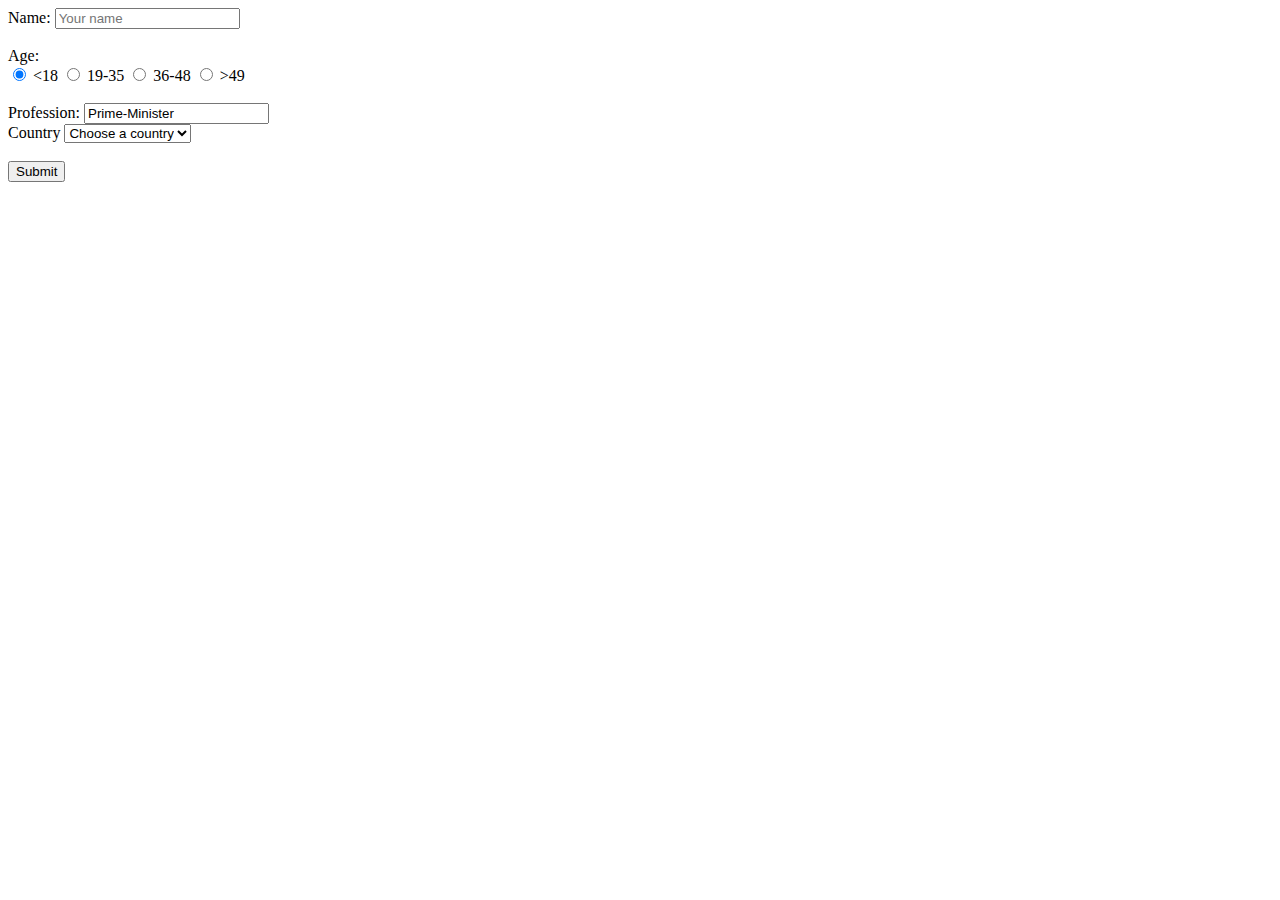
<file: p1/form.html>
<!DOCTYPE html>
<html lang="en">
<head>
    <meta charset="UTF-8">
    <meta name="viewport" content="width=device-width, initial-scale=1.0">
    <title>A form</title>
</head>
<body>
    <form action="save.php" method="get">

    <label for="id_name">Name:</label>
    <input type="text" name="name" id="id_name" required="required" placeholder="Your name">

    <br>
    <br>
    
    
    <label>Age:</label>
    <br>

    <input type="radio" name="age" value="age" checked="checked"> &lt;18 
    <input type="radio" name="age" value="age" > 19-35
    <input type="radio" name="age" value="age" > 36-48
    <input type="radio" name="age" value="age" > &gt;49
    
    <br>
    <br>
    
    <label for="id_professions">Profession:</label>
    <input name="profession" list="professions" id="id_professions" value="Prime-Minister">
    <datalist id="professions">
        <option>Bookeeper</option>
        <option selected>Prime-Minister</option>
        <option>PIMP</option>
        <option>Warlord</option>
    </datalist>

    <br>

    <label for="id_country">Country</label>
    <select id="id_country" name="country" required="required">
        <option value="" disabled selected>Choose a country</option>   
        <option value="portugal">Portugal</option>
        <option value="brasil">Brasil</option>
        <option value="espanha">Espanha</option>
        <option value="frança">França</option>
        <option value="italia">Itália</option>
    </select>

    <br>
    <br>

    <input type="submit" value="Submit">

    </form>
</body>
</html>
</file>
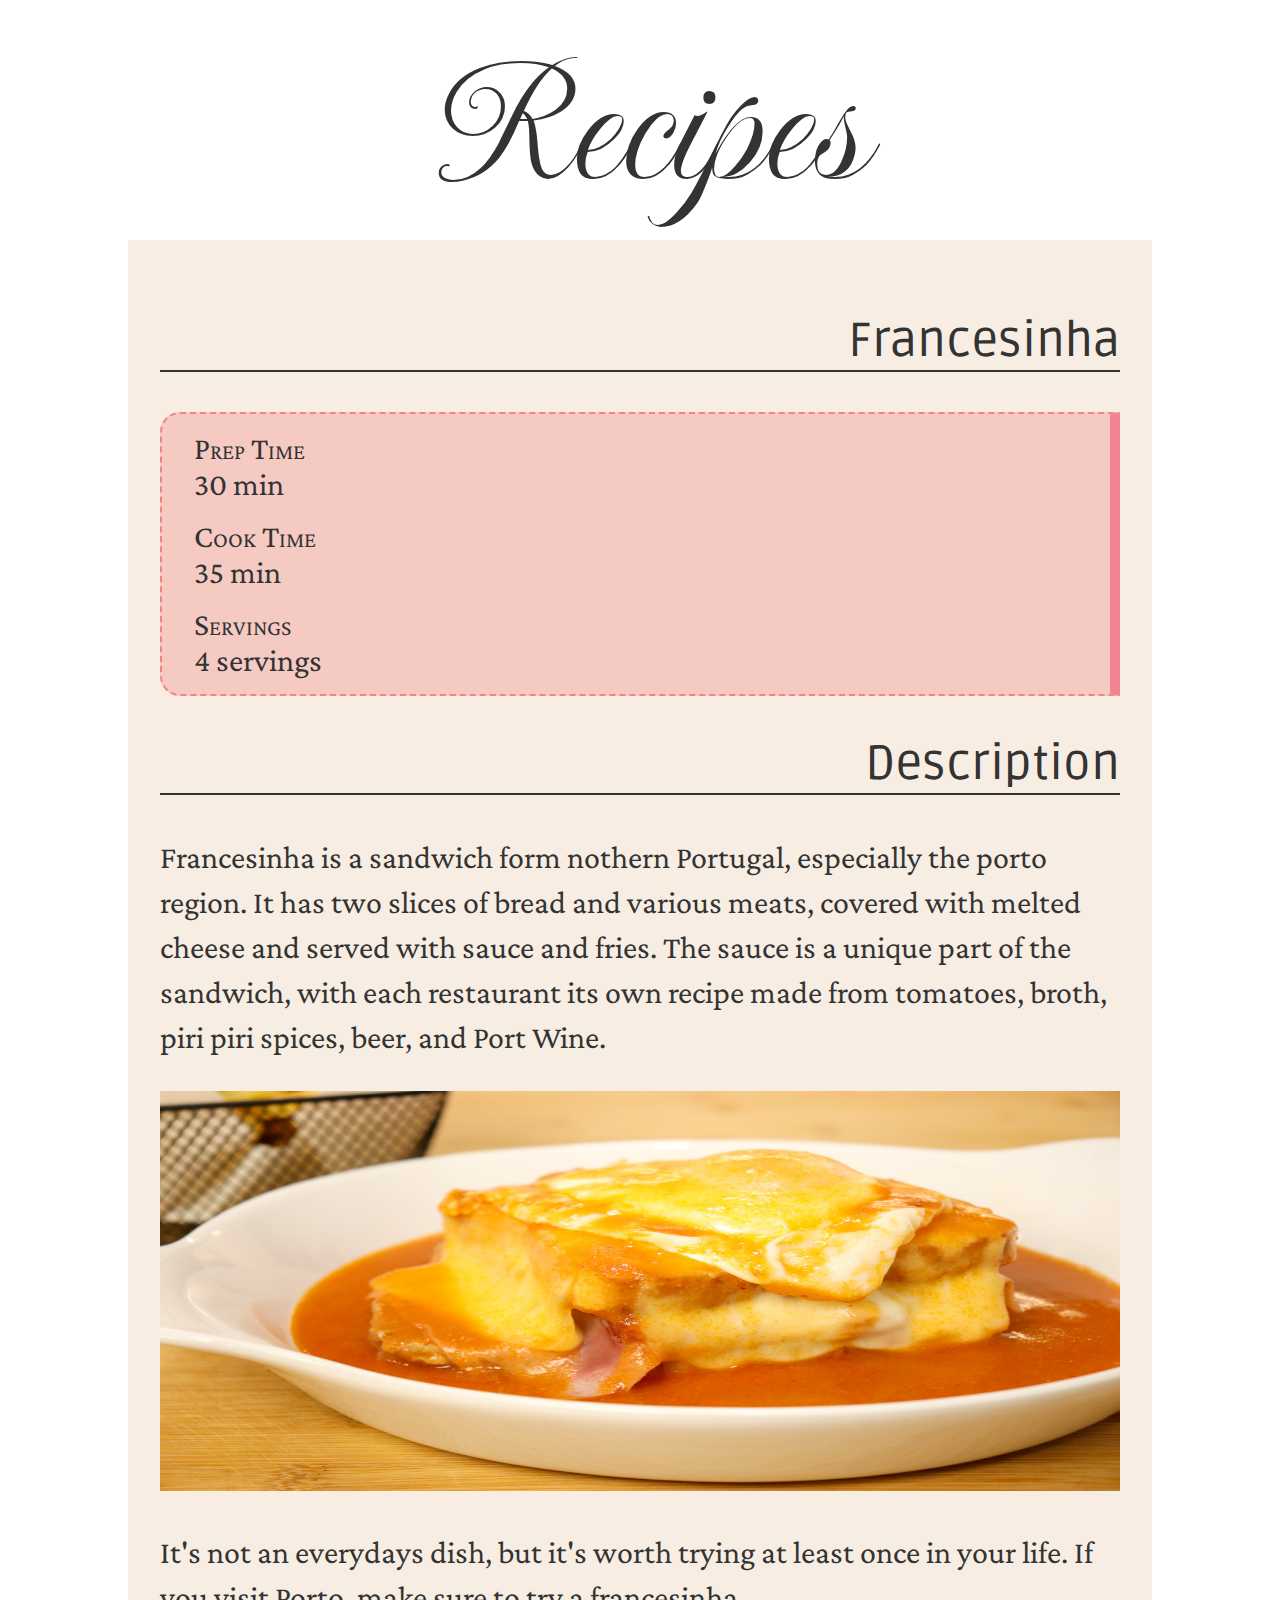
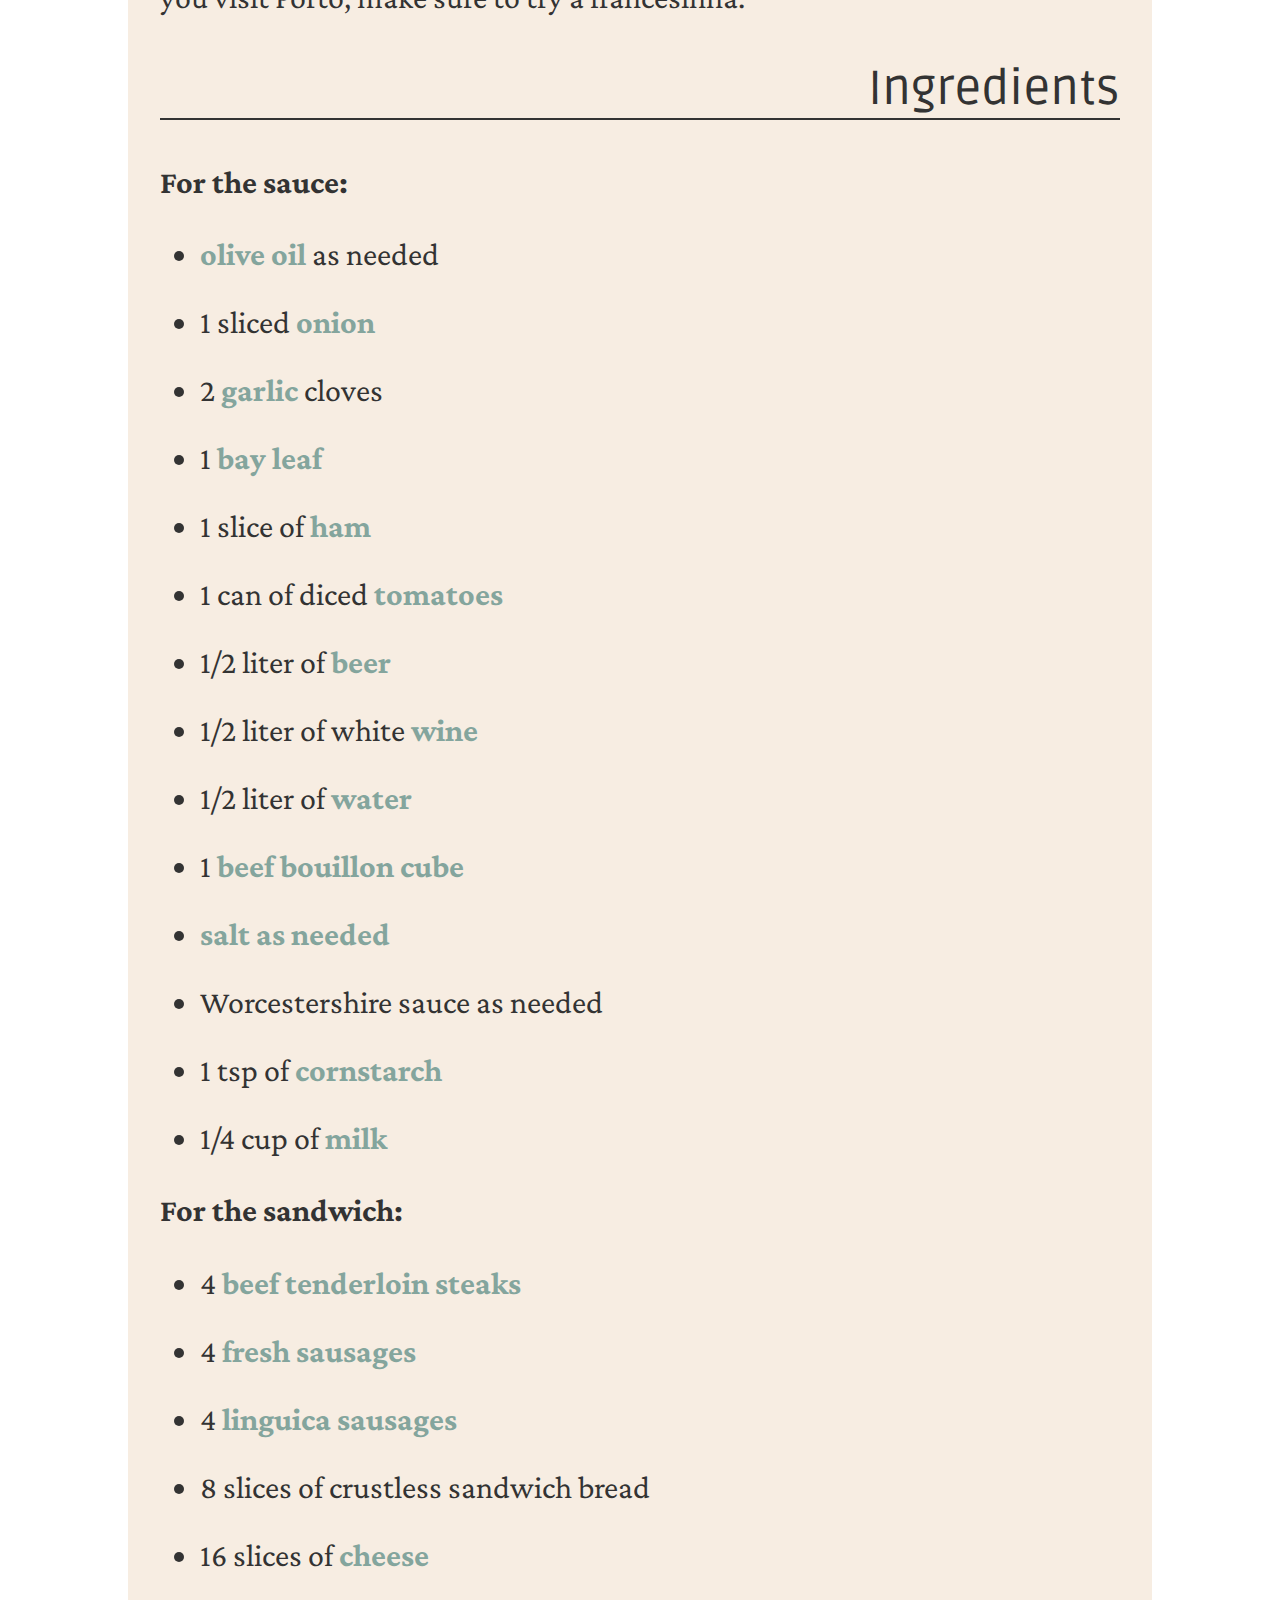
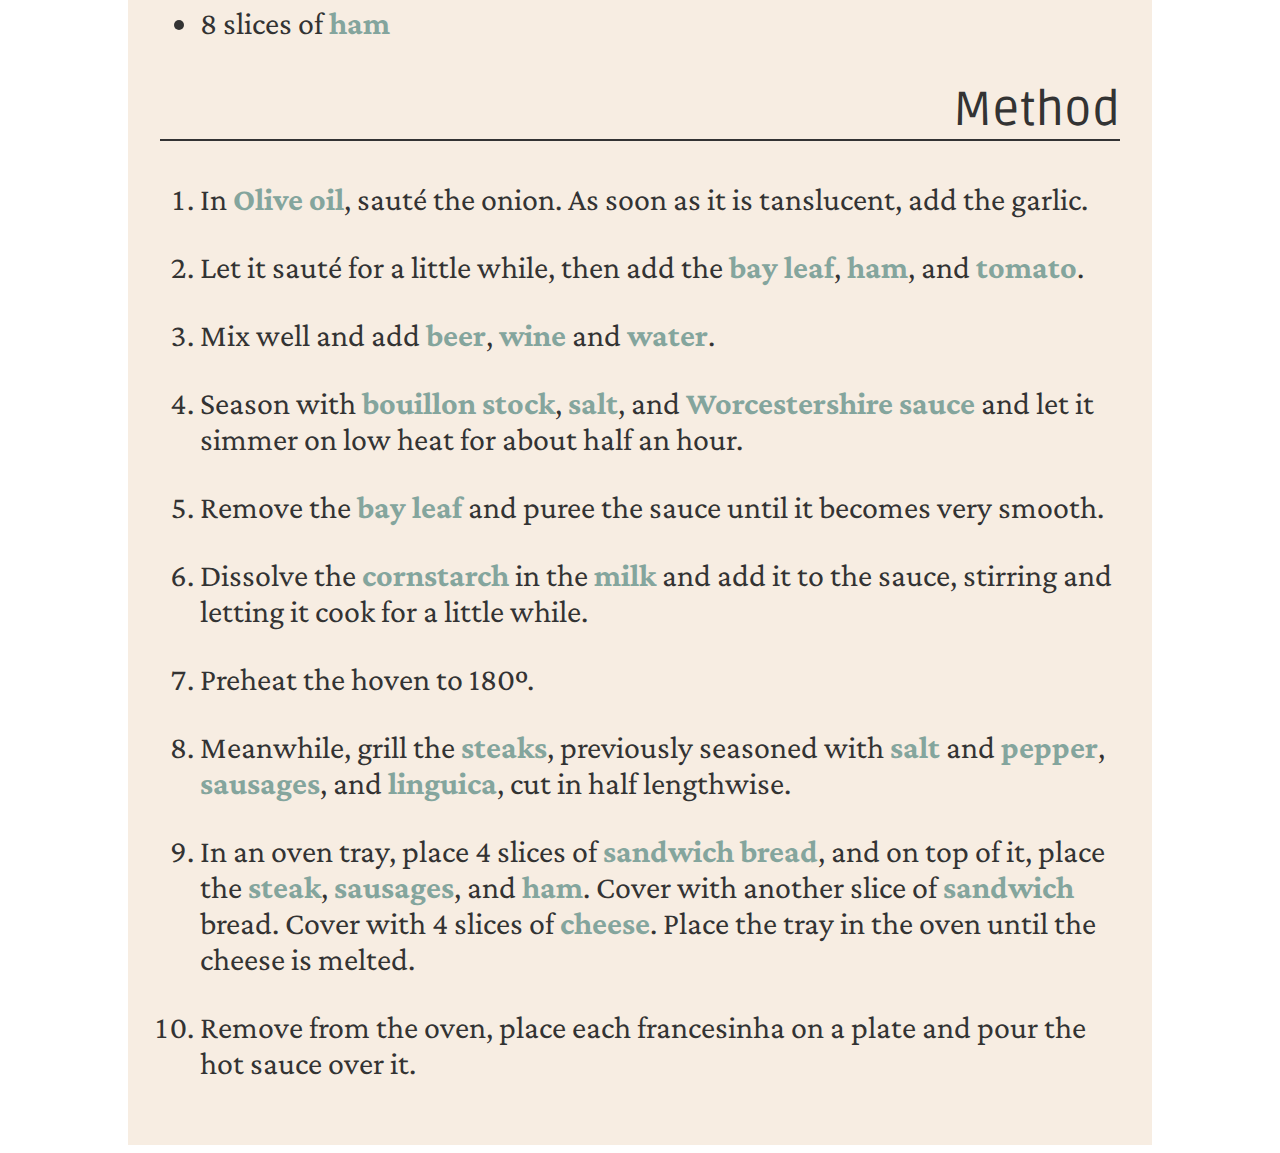
<file: p2/recipes.html>
<!DOCTYPE html>
<html lang="en">
<head>
    <meta charset="UTF-8">
    <meta name="viewport" content="width=device-width, initial-scale=1.0">
    <title>Recipe</title>
    <link href="style.css" rel="stylesheet">
</head>
<body>
    <header>
        <h1>Recipes</h1>
    </header>

    <main>
    <article class="card">
        <header>
            <h2>Francesinha</h2>
        <dl>
        <dt>Prep Time</dt>
        <dd>30 min</dd>
        <dt>Cook Time</dt>
        <dd>35 min</dd>
        <dt>Servings</dt>
        <dd>4 servings</dd>
        </dl>
        </header>
        
    

        <section class="description">
            <header><h2>Description</h2></header>
            <p>
                Francesinha is a sandwich form nothern Portugal, especially 
                the porto region. It has two slices of bread and various meats, covered with melted cheese and served with
                sauce and fries. The sauce is a unique part of the sandwich,
                with each restaurant its own recipe made from tomatoes, broth, piri piri spices,
                beer, and Port Wine.
            </p>
            <img class="demonstracao" src="IMG_8866-2.jpg" alt="francesinhaCRL" width="600" height="400">
            <p>
                It's not an everydays dish, but it's worth trying
                at least once in your life. If you visit Porto, make sure to try
                a francesinha.
            </p>

            </section>
            

        <section class="ingredients">
            <header><h2>Ingredients</h2></header>
            <p>For the sauce:</p>
            <ul>
                <li><span class="marked">olive oil </span> as needed</li>
                <li>1 sliced <span class="marked">onion</span></li>
                <li>2 <span class="marked">garlic</span> cloves</li>
                <li>1 <span class="marked">bay leaf</span></li>
                <li>1 slice of <span class="marked">ham</span></li>
                <li>1 can of diced <span class="marked">tomatoes</span></li>
                <li>1/2 liter of <span class="marked">beer</span></li>
                <li>1/2 liter of white <span class="marked">wine</span> </li>
                <li>1/2 liter of <span class="marked">water</span></li>
                <li>1 <span class="marked">beef bouillon cube</span></li>
                <li><span class="marked">salt as needed</span></li>
                <li>Worcestershire sauce as needed</li>
                <li>1 tsp of <span class="marked">cornstarch</span></li>
                <li>1/4 cup of <span class="marked">milk</span></li>
            </ul>
            <p>For the sandwich:</p>
            <ul>       
                <li>4 <span class="marked">beef tenderloin steaks</span></li>
                <li>4 <span class="marked">fresh sausages</span></li>
                <li>4 <span class="marked">linguica sausages</span></li>
                <li>8 slices of crustless sandwich bread</li>   
                <li>16 slices of <span class="marked">cheese</span></li>
                <li>8 slices of <span class="marked">ham</span></li>
            </ul>
        </section>

        <section class="method">
            <header><h2>Method</h2></header>
            <ol>       
                <li>In <span class="marked">Olive oil</span>,
                sauté the onion. As soon as it is tanslucent, add the garlic.</li>
                <li>Let it sauté for a little while, then add the 
                <span class="marked">bay leaf</span>, <span class="marked">ham</span>,
                and <span class="marked">tomato</span>.</li>
                <li>Mix well and add <span class="marked">beer</span>,
                <span class="marked">wine</span> and <span class="marked">water</span>.
            </li>
                <li>Season with <span class="marked">bouillon stock</span>,
                <span class="marked">salt</span>,
                and <span class="marked">Worcestershire sauce</span> and let it simmer on
                low heat for about half an hour.
                </li>       
                <li>Remove the <span class="marked">bay leaf</span>
                and puree the sauce until it becomes very smooth.</li>
                <li>Dissolve the <span class="marked">cornstarch</span> 
                    in the <span class="marked">milk</span> and add it to the sauce, stirring and 
                    letting it cook for a little while.
                </li>
                <li>Preheat the hoven to 180º.</li>
                <li>Meanwhile, grill the <span class="marked">steaks</span>, 
                    previously seasoned with <span class="marked">salt</span> and <span class="marked">pepper</span>,
                    <span class="marked">sausages</span>, and <span class="marked">linguica</span>,
                     cut in half lengthwise.
                </li>
                <li>In an oven tray, place 4 slices of <span class="marked">sandwich bread</span>,
                     and on top of it, place
                    the <span class="marked">steak</span>, <span class="marked">sausages</span>, and <span class="marked">ham</span>. Cover with another slice of <span class="marked">sandwich</span> bread.
                    Cover with 4 slices of <span class="marked">cheese</span>.
                     Place the tray in the oven until the cheese is melted.
                </li>
                <li>Remove from the oven, place each francesinha on a plate and pour the hot sauce over it.</li>
            </ol>
            </section>
        </article>
    </main>
    
</body>
</html>
</file>
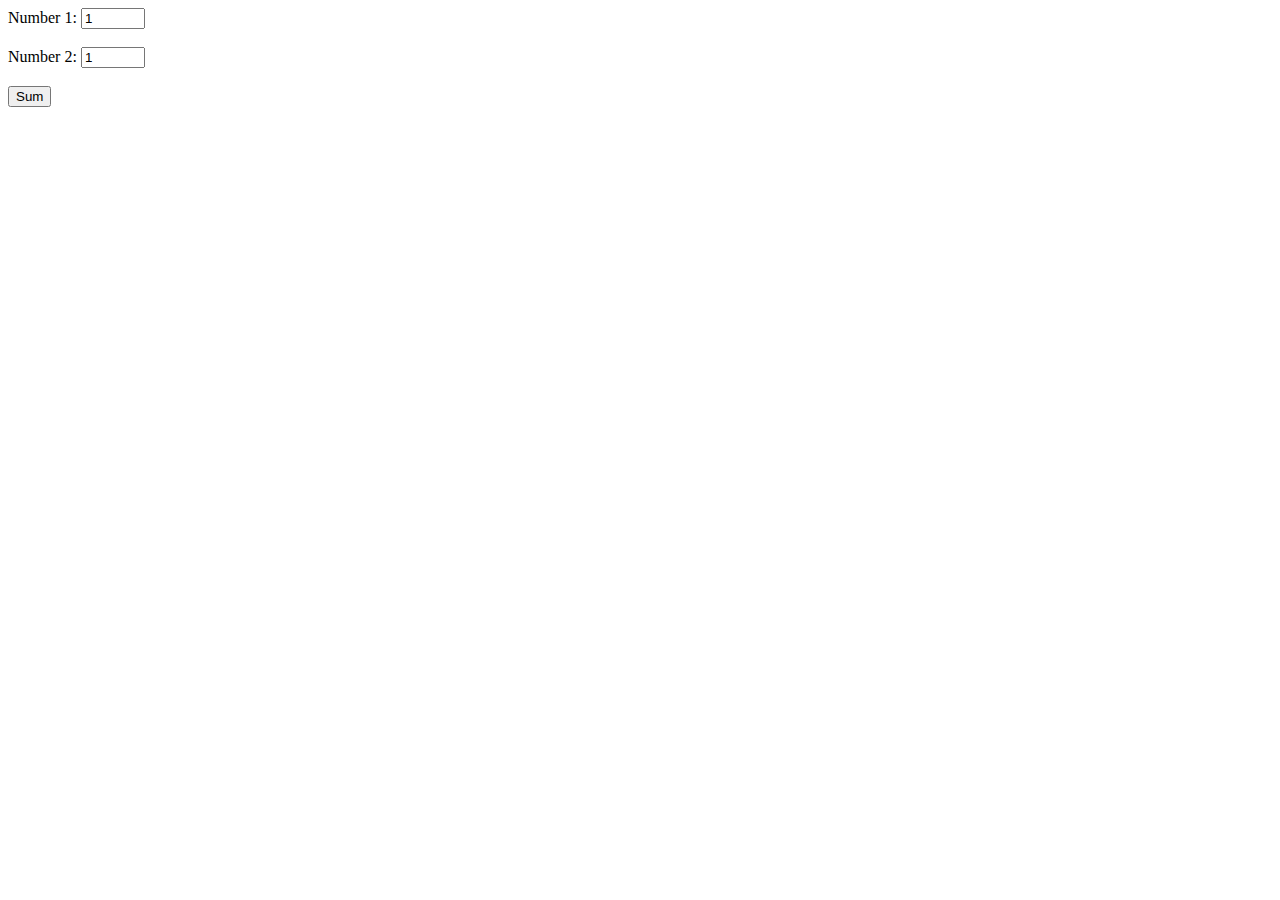
<file: p4/form2.html>
<!DOCTYPE html>
<html lang="en">
<head>
    <meta charset="UTF-8">
    <meta name="viewport" content="width=device-width, initial-scale=1.0">
    <title>Form</title>
</head>
<body>
    <form action="sum2.php" method="get">
        
        <!-- Nomes das variaveis do form têm que ser igual ao das variaveis do php-->
        Number 1: <input name="num1" type="number" value="1" min = "0" max="100" step="1"> <br> <br>
    
        Number 2: <input name="num2" type="number" value="1" min = "0" max="100" step="1"> <br> <br>
    
        <button type="submit">Sum</button>
    </form>
</body>
</html>
</file>
<file: p2/style.css>
@import url('https://fonts.googleapis.com/css2?family=Crimson+Pro:ital,wght@0,200..900;1,200..900&family=Imperial+Script&family=Ruda:wght@400..900&display=swap');

html {
    font-family: 'Crimson Pro', serif;
    font-size: 2rem;
    color: #333333;
}

body > header, article.card {
    width: 30em;
    max-width: 90vw;
    margin: 0 auto;
}

body > header {
    text-align: center;
    font-family: 'Imperial Script', serif;
}

body > header h1 {
    font-size: 6em;
    font-weight: 400;
    margin: 0;
}

/*
body header > h1 {
    font-family: Imperial Script;
    font-size: 6.2em;
    font-weight: lighter;
    text-align: center;
}

*/

/*
body {
    box-sizing: border-box;
    margin: 0 auto;
    max-width: 700px;
 

}
*/

article.card {
    background-color: #f7ede2;
    padding: 1em;
}

article.card h2 {
    font-family: Ruda;
    font-weight: 400;
    text-align: right;
    border-bottom: 2px solid #333;

}

article.card header dl {
    border: 2px dashed #f28482;
    border-right: 10px solid #f28492;
    border-radius: 20px 0 0 20px;
    background-color: #f5cac3;
    padding: 0 1em;
}

article.card header dt {
    text-transform: capitalize;
    font-variant-caps: small-caps;
}

article.card header dd {
    margin-left: 0 ;
    margin-bottom: 0.5em;
}


article.card header dt {
    margin-top: 0.5em;
}

p{
    line-height: 1.4em;
}

/*
.card {
    background-color: #ffc6c6;
    padding: 1em;
    border-top-left-radius: 12px;
    border-bottom-left-radius: 12px;
    border-right-width: 10px ;
    border-right-style: solid;
    border-right-color: #ca8a8a;
}
*/



section.description img {
    width: 100%;
}

/*.description p {
    font-family: Crimson Pro ;
    line-height: 2em;
    font-weight: bold;
    font-size: large;
}
*/

section.ingredients p {
    font-weight: bold;
}

/*
.ingredients {
    font-family: Crimson Pro;
    line-height: 2em;
}
*/

/*
.method {
    font-family: Crimson Pro;
    line-height: 2em;
}
*/

section.method li, section.ingredients li{
    margin-bottom: 1em;
}

span.marked {
    background-color: transparent;
    color: #84a59d;
    font-weight: bold;
}
</file>
